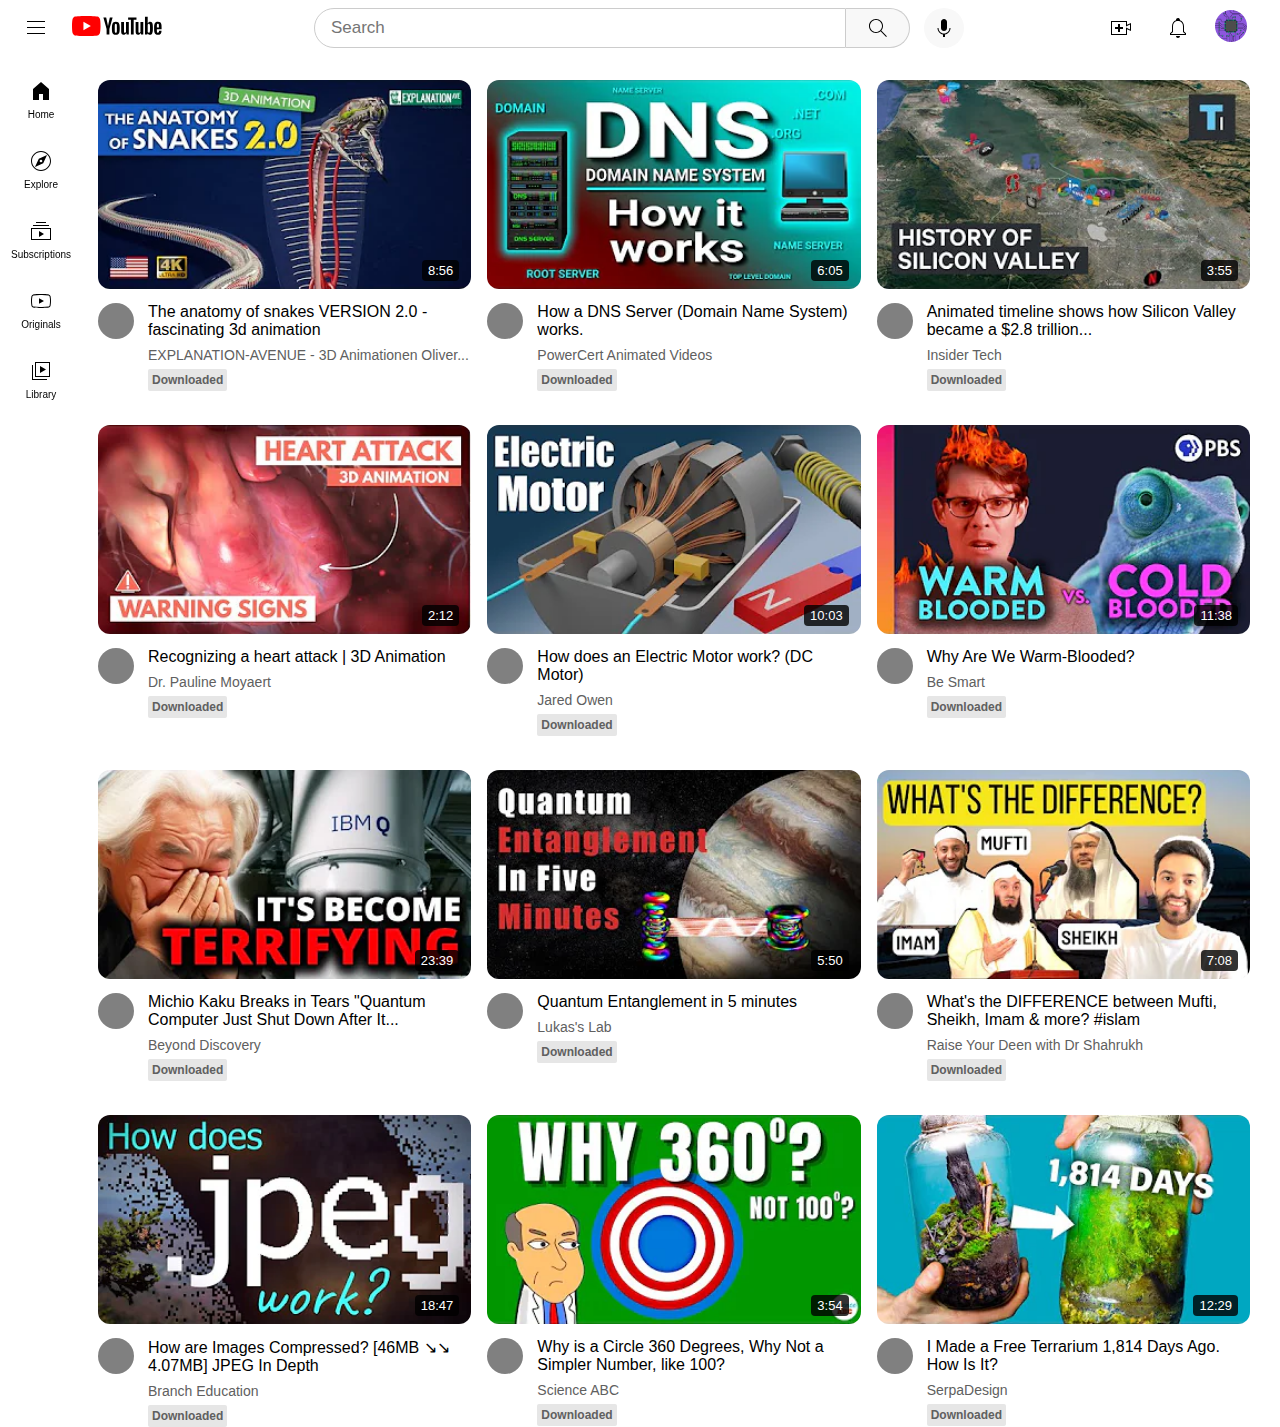
<file: index.html>
<!DOCTYPE html>
<html lang="en">

<head>
    <meta charset="UTF-8">
    <meta name="viewport" content="width=device-width, initial-scale=1.0">
    <title>YouTube</title>
    <link rel="stylesheet" href="styles/general.css" />
    <link rel="stylesheet" href="styles/header.css" />
    <link rel="stylesheet" href="styles/sidebar.css" />
    <link rel="stylesheet" href="styles/video.css" />
</head>

<body>
    <!-- header start  -->
    <header class="header">

        <section class="left-section">
            <div class="hamburger-menu center pointer">
                <img src="icons/hamburger-menu.svg">
            </div>
            <a href="index.html">
                <img src="icons/youtube-logo.svg" title="YouTube" class="youtube-logo pointer">
            </a>
        </section>

        <section class="middle-section">
            <input type="text" placeholder="Search" class="search-bar">

            <button class="search-btn center pointer header-hover relative">
                <img src="icons/search.svg">
                <div class="tooltip">Search</div>
            </button>

            <button class="voice-search-btn center pointer header-hover relative">
                <img src="icons/voice-search-icon.svg">
                <div class="tooltip">Search with your voice</div>
            </button>

        </section>

        <section class="right-section">

            <div class="search-icon header-hover center pointer header-btn relative">
                <img src="icons/search.svg">
                <div class="tooltip">Search</div>
            </div>
            <div class="voice-search-icon header-hover center pointer header-btn relative">
                <img src="icons/voice-search-icon.svg">
                <div class="tooltip">Search with your voice</div>
            </div>
            <div class="upload header-hover center pointer header-btn relative">
                <img src="icons/upload.svg" />
                <div class="tooltip">Create</div>
            </div>
            <div class="notification header-hover center pointer header-btn relative">
                <img src="icons/notifications.svg" />
                <div class="tooltip">Notifications</div>
            </div>
            <div class="profile">
                <img src="icons/download.jpg" />
            </div>

        </section>
    </header>

    <!-- sidebar -->

    <aside class="sidebar">
        <nav>
            <div class="sidebar-link pointer center">
                <img src="icons/home.svg">
                <div>Home</div>
            </div>
            <div class="sidebar-link pointer center">
                <img src="icons/explore.svg">
                <div>Explore</div>
            </div>
            <div class="sidebar-link pointer center">
                <img src="icons/subscriptions.svg">
                <div>Subscriptions</div>
            </div>
            <div class="sidebar-link pointer center">
                <img src="icons/originals.svg">
                <div>Originals</div>
            </div>
            <div class="sidebar-link pointer center">
                <img src="icons/library.svg">
                <div>Library</div>
            </div>
        </nav>
    </aside>

    <main>
        <section class="video-grid">

            <div class="video-privew">
                <a href="video-page.html">
                <div class="video-thumbnail relative">
                    <img src="images/thumbnail-01.webp" />
                    <div class="video-time">8:56</div>
                </div>
                </a>
                <div class="video-info-grid">
                    <div class="channal-picture">
                        <div class="profile-picture"></div>
                    </div>
                    <div class="video-info">
                        <p class="video-title">The anatomy of snakes VERSION 2.0 - fascinating 3d animation</p>
                        <p class="video-author">EXPLANATION-AVENUE - 3D Animationen Oliver...</p>
                        <p class="download-text">Downloaded</p>
                    </div>
                </div>
            </div>

            <div class="video-privew">
                <a href="video-page.html">
                <div class="video-thumbnail relative">
                    <img src="images/thumbnail-02.webp" />
                    <div class="video-time">6:05</div>
                </div>
                 </a>
                <div class="video-info-grid">
                    <div class="channal-picture">
                        <div class="profile-picture"></div>
                    </div>
                    <div class="video-info">
                        <p class="video-title">How a DNS Server (Domain Name System) works.</p>
                        <p class="video-author">PowerCert Animated Videos</p>
                        <p class="download-text">Downloaded</p>
                    </div>
                </div>
            </div>

            <div class="video-privew">
                <a href="video-page.html">
                <div class="video-thumbnail relative">
                    <img src="images/thumbnail-03.webp" />
                    <div class="video-time">3:55</div>
                </div>
                  </a>
                <div class="video-info-grid">
                    <div class="channal-picture">
                        <div class="profile-picture"></div>
                    </div>
                    <div class="video-info">
                        <p class="video-title">Animated timeline shows how Silicon Valley became a $2.8 trillion...
                        </p>
                        <p class="video-author">Insider Tech</p>
                        <p class="download-text">Downloaded</p>
                    </div>
                </div>
            </div>


            <div class="video-privew"><a href="video-page.html">
                <div class="video-thumbnail relative">
                    <img src="images/thumbnail-04.webp" />
                    <div class="video-time">2:12</div>
                    </a>
                </div>
                <div class="video-info-grid">
                    <div class="channal-picture">
                        <div class="profile-picture"></div>
                    </div>
                    <div class="video-info">
                        <p class="video-title">Recognizing a heart attack | 3D Animation</p>
                        <p class="video-author">Dr. Pauline Moyaert</p>
                        <p class="download-text">Downloaded</p>
                    </div>
                </div>
            </div>

            <div class="video-privew"><a href="video-page.html">
                <div class="video-thumbnail relative">
                    <img src="images/thumbnail-05.webp" />
                    <div class="video-time">10:03</div>
                    </a>
                </div>
                <div class="video-info-grid">
                    <div class="channal-picture">
                        <div class="profile-picture"></div>
                    </div>
                    <div class="video-info">
                        <p class="video-title">How does an Electric Motor work? (DC Motor)</p>
                        <p class="video-author">Jared Owen</p>
                        <p class="download-text">Downloaded</p>
                    </div>
                </div>
            </div>

            <div class="video-privew"><a href="video-page.html">
                <div class="video-thumbnail relative">
                    <img src="images/thumbnail-06.webp" />
                    <div class="video-time">11:38</div>
                    </a>
                </div>
                <div class="video-info-grid">
                    <div class="channal-picture">
                        <div class="profile-picture"></div>
                    </div>
                    <div class="video-info">
                        <p class="video-title">Why Are We Warm-Blooded?</p>
                        <p class="video-author">Be Smart</p>
                        <p class="download-text">Downloaded</p>
                    </div>
                </div>
            </div>

            <div class="video-privew"><a href="video-page.html">
                <div class="video-thumbnail relative">
                    <img src="images/thumbnail-07.webp" />
                    <div class="video-time">23:39</div>
                    </a>
                </div>
                <div class="video-info-grid">
                    <div class="channal-picture">
                        <div class="profile-picture"></div>
                    </div>
                    <div class="video-info">
                        <p class="video-title">Michio Kaku Breaks in Tears "Quantum Computer Just Shut Down After It...
                        </p>
                        <p class="video-author">Beyond Discovery</p>
                        <p class="download-text">Downloaded</p>
                    </div>
                </div>
            </div>

            <div class="video-privew"><a href="video-page.html">
                <div class="video-thumbnail relative">
                    <img src="images/thumbnail-08.webp" />
                    <div class="video-time">5:50</div>
                    </a>
                </div>
                <div class="video-info-grid">
                    <div class="channal-picture">
                        <div class="profile-picture"></div>
                    </div>
                    <div class="video-info">
                        <p class="video-title">Quantum Entanglement in 5 minutes</p>
                        <p class="video-author">Lukas's Lab</p>
                        <p class="download-text">Downloaded</p>
                    </div>
                </div>
            </div>

            <div class="video-privew"><a href="video-page.html">
                <div class="video-thumbnail relative">
                    <img src="images/thumbnail-09.webp" />
                    <div class="video-time">7:08</div>
                    </a>
                </div>
                <div class="video-info-grid">
                    <div class="channal-picture">
                        <div class="profile-picture"></div>
                    </div>
                    <div class="video-info">
                        <p class="video-title">What's the DIFFERENCE between Mufti, Sheikh, Imam & more? #islam</p>
                        <p class="video-author">Raise Your Deen with Dr Shahrukh</p>
                        <p class="download-text">Downloaded</p>
                    </div>
                </div>
            </div>

            <div class="video-privew"><a href="video-page.html">
                <div class="video-thumbnail relative">
                    <img src="images/thumbnail-10.webp" />
                    <div class="video-time">18:47</div>
                    </a>
                </div>
                <div class="video-info-grid">
                    <div class="channal-picture">
                        <div class="profile-picture"></div>
                    </div>
                    <div class="video-info">
                        <p class="video-title">How are Images Compressed? [46MB ↘↘ 4.07MB] JPEG In Depth</p>
                        <p class="video-author">Branch Education</p>
                        <p class="download-text">Downloaded</p>
                    </div>
                </div>
            </div>

            <div class="video-privew"><a href="video-page.html">
                <div class="video-thumbnail relative">
                    <img src="images/thumbnail-11.webp" />
                    <div class="video-time">3:54</div>
                    </a>
                </div>
                <div class="video-info-grid">
                    <div class="channal-picture">
                        <div class="profile-picture"></div>
                    </div>
                    <div class="video-info">
                        <p class="video-title">Why is a Circle 360 Degrees, Why Not a Simpler Number, like 100?</p>
                        <p class="video-author">Science ABC</p>
                        <p class="download-text">Downloaded</p>
                    </div>
                </div>
            </div>

            <div class="video-privew"><a href="video-page.html">
                <div class="video-thumbnail relative">
                    <img src="images/thumbnail-12.webp" />
                    <div class="video-time">12:29</div>
                    </a>
                </div>
                <div class="video-info-grid">
                    <div class="channal-picture">
                        <div class="profile-picture"></div>
                    </div>
                    <div class="video-info">
                        <p class="video-title">I Made a Free Terrarium 1,814 Days Ago. How Is It?</p>
                        <p class="video-author">SerpaDesign</p>
                        <p class="download-text">Downloaded</p>
                    </div>
                </div>
            </div>


        </section>
    </main>


</body>

</html>
</file>
<file: styles/general.css>
* {
    font-family: Arial, Helvetica, sans-serif;
    box-sizing: border-box;
    margin: 0;
}
body{
    padding: 80px 30px 0 98px;
    background-color: white;
}
p{
    margin-top: 0;
    margin-bottom: 0;
}

.center {
    display: flex;
    align-items: center;
    justify-content: center;
}

.pointer{
    cursor: pointer;
}

.relative{
    position: relative;
}
.none{
    display: none;
}
</file>
<file: styles/header.css>
.header {
    height: 56px;
    padding: 0 16px;

    display: flex;
    justify-content: space-between;

    position: fixed;
    top: 0;
    left: 0;
    right: 0;
    z-index: 100;

    background-color: white;
}

/* reusable class */
.header-hover:hover{
    background-color: #dfdfdf;
}
.header-btn{
    height: 40px;
    width: 40px;
    border-radius: 50%;
    transition: background-color .3s;
}
.tooltip{
    position: absolute;
    bottom: -50px;
    text-wrap: nowrap;
    background-color: rgb(109, 109, 109);
    color: white;
    padding: 8px 6px;
    border-radius: 5px;
    opacity: 0;
    pointer-events: none;
    font-size: 12px;
}

/* end */

.left-section {
    display: flex;
    align-items: center;
    column-gap: 16px;
}
.hamburger-menu{
    height: 40px;
    width: 40px;
    border-radius: 50%;
    transition: background-color .2s;
}
.hamburger-menu:hover{
    background-color: #dfdfdf;
}

.hamburger-menu img {
    height: 24px;
}

.youtube-logo {
    height: 20px;
}

.middle-section {
    flex: 1;
    display: flex;
    align-items: center;
    justify-content: center;
    max-width: 732px;
    padding: 0 7.4%;
}

.search-bar {
    flex: 1;
    height: 40px;
    padding: 0 4px 0 16px;
    margin-left: 32px;
    border-radius: 20px 0 0 20px;
    border: 1px solid rgb(204, 204, 204);
    font-size: 17px;
    outline: none;
    width: 0;
}
.search-bar:focus{
    border-color: blue;
}

.search-btn {
    width: 64px;
    height: 40px;
    border: none;
    background-color: #F8F8F8;

    border-radius: 0 20px 20px 0;
    border: 1px solid rgb(204, 204, 204);
    border-left: none;

}

.search-btn img,
.voice-search-btn img {
    height: 24px;
}

.voice-search-btn {
    width: 40px;
    height: 40px;
    border: none;
    border-radius: 50%;
    background-color: #F8F8F8;
    margin-left: 14px;
}

.right-section {
    width: 180px;
    display: flex;
    align-items: center;
    justify-content: space-evenly;
    flex-shrink: 0;
}

.upload img,
.notification img,
.search-icon img,
.voice-search-icon img {
    height: 24px;
}

.search-icon,
.voice-search-icon{
    display: none;
}

.profile img {
    height: 32px;
    border-radius: 50%;
}

.search-btn:hover .tooltip,
.voice-search-btn:hover .tooltip,
.search-icon:hover .tooltip,
.voice-search-icon:hover .tooltip,
.upload:hover .tooltip,
.notification:hover .tooltip
{
    opacity: 1;
}

@media(max-width: 650px) {
    .middle-section {
        display: none;
    }

    .search-icon,
    .voice-search-icon {
        display: flex;
    }
    .right-section{
        width: 225px;
    }
}

@media(min-width: 1050px) {
    .middle-section {
        padding: 0 2%;
    }
}
</file>
<file: styles/sidebar.css>
.sidebar {
    width: 65px;
    background-color: white;
    position: fixed;
    top: 56px;
    left: 0;
    bottom: 0;
    padding-left: 6px;
    padding-top: 8px;
    z-index: 100;
}


.sidebar-link {
    width: 70px;
    height: 70px;
    border-radius: 6px;
    flex-direction: column;
    row-gap: 6px;
}

.sidebar-link:hover {
    background-color: #eeeeee;
}
.sidebar-link img{
    height: 24px;
}
.sidebar-link div{
    font-size: 10px;
}

@media(max-width: 790px) {
    body {
        padding-left: 30px;
    }

    .sidebar {
        display: none;
    }
}

@media (min-width: 1310px){
    body {
        padding-left: 250px;
    }
    .sidebar {
        width: 210px;
        
    }
    .sidebar-link{
        flex-direction: row;
        justify-content: start;
        padding-left: 20px;
        column-gap: 20px;
        height: 42px;
        width: 100%;
        border-radius: 8px;
    }
    .sidebar-link div{
        font-size: 14px;
    }
    .sidebar-link:nth-child(1){
        background-color: #f7f7f7;
        width: 100%;
        height: 42px;
    }
}
</file>
<file: styles/video.css>
.video-grid {
    display: grid;
    grid-template-columns: 1fr 1fr 1fr;
    column-gap: 16px;
    row-gap: 34px;
}
.video-privew{
    cursor: pointer;
}

.video-thumbnail {
    margin-bottom: 10px;
}

.video-thumbnail img {
    border-radius: 12px;
    width: 100%;
}

.video-time {
    font-size: 13px;
    background-color: #000000cc;
    color: white;
    position: absolute;
    bottom: 12px;
    right: 12px;
    padding: 3px 6px;
    border-radius: 4px;
}

.video-info-grid {
    display: grid;
    grid-template-columns: 50px 1fr;
}

.profile-picture {
    width: 36px;
    height: 36px;
    border-radius: 50%;
    background-color: gray;
}

.video-title {
    font-size: 16px;
    margin-bottom: 8px;
}

.video-author {
    color: #606060;
    font-size: 14px;
}

.download-text {
    color: #606060;
    background-color: rgb(230, 230, 230);
    padding: 4px;
    font-size: 12px;
    border-radius: 2px;
    width: fit-content;
    font-weight: bold;
    margin-top: 6px;
}


/* responsive design */

@media(max-width: 700px) {
    .video-grid {
        grid-template-columns: 1fr;
        padding:0 5%;
    }

    .video-privew {
        max-width: 500px;
    }

}

@media(min-width: 701px) and (max-width: 1100px) {
    .video-grid {
        grid-template-columns: 1fr 1fr;
    }
}
@media(min-width: 1101px) and (max-width: 1500px){
    .video-grid {
        grid-template-columns: 1fr 1fr 1fr;
    }
}
@media(min-width: 1501px){
    .video-grid {
        grid-template-columns: 1fr 1fr 1fr 1fr;
    }
}
</file>
